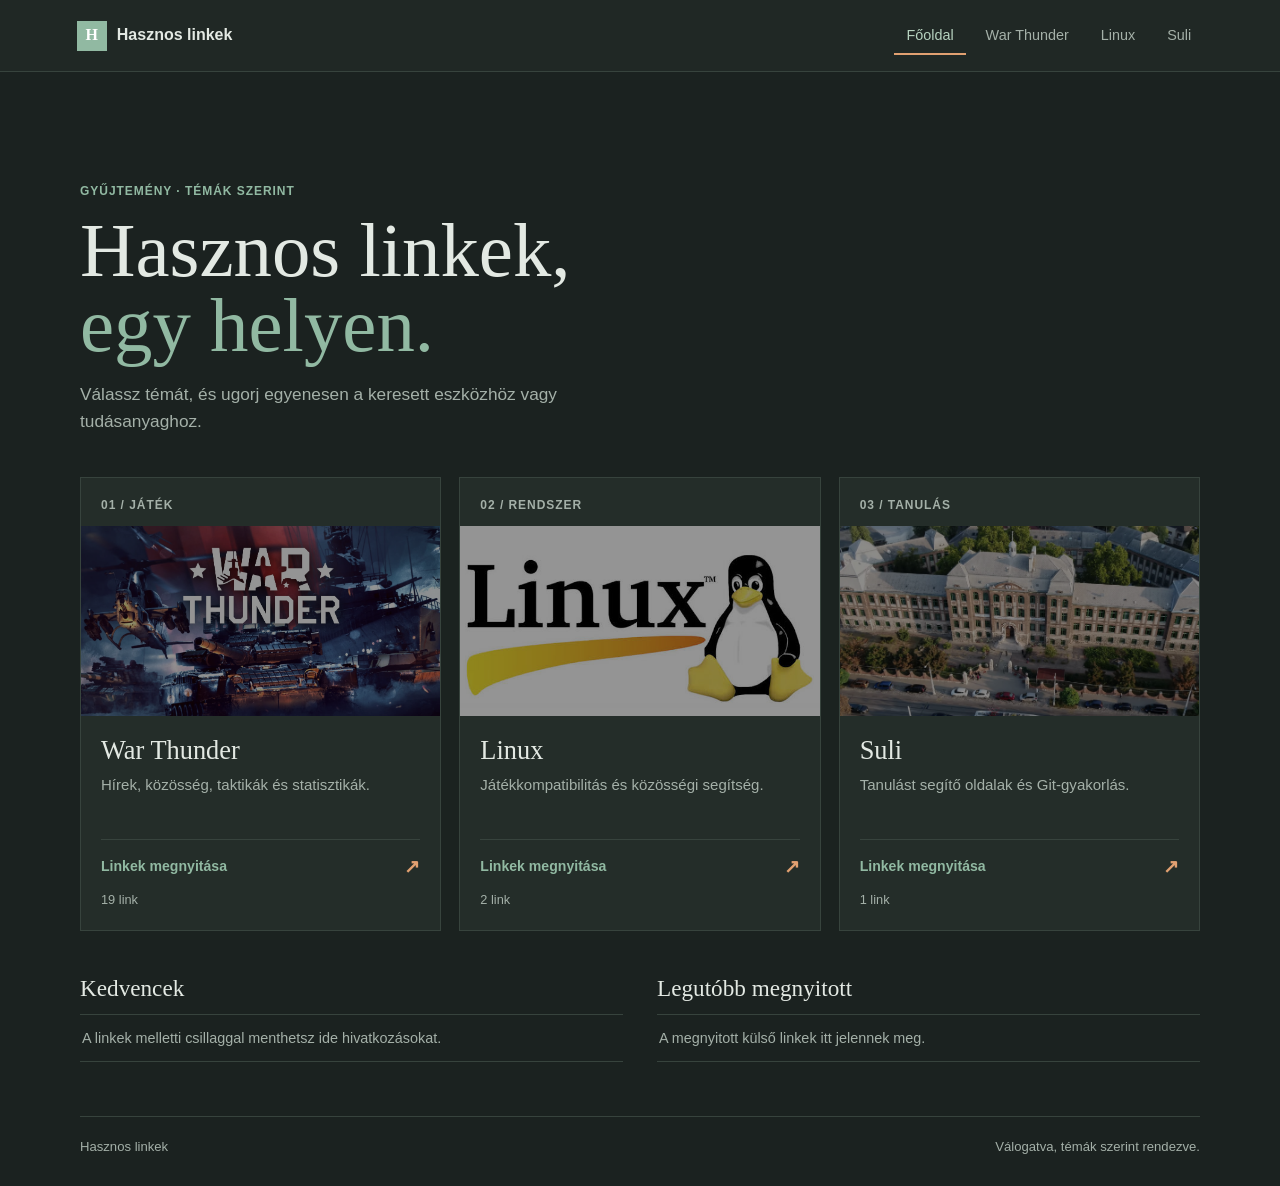
<file: index.html>
<!doctype html>
<html lang="hu">
<head>
    <meta charset="utf-8">
    <meta name="viewport" content="width=device-width, initial-scale=1">
    <meta name="description" content="Hasznos linkek játékhoz, Linuxhoz és tanuláshoz, témák szerint rendezve.">
    <title>Hasznos linkek</title>
    <link rel="stylesheet" href="alap.css">
    <script src="app.js" defer></script>
</head>
<body>
    <header class="site-header">
        <a class="brand" href="index.html"><span class="brand-mark">H</span> Hasznos linkek</a>
        <nav class="site-nav" aria-label="Fő navigáció">
            <a class="active" aria-current="page" href="index.html">Főoldal</a>
            <a href="warthunder.html">War Thunder</a>
            <a href="linux.html">Linux</a>
            <a href="suli.html">Suli</a>
        </nav>
    </header>
    <main class="page-shell">
        <section class="intro">
            <p class="eyebrow">Gyűjtemény · témák szerint</p>
            <h1>Hasznos linkek,<br><span>egy helyen.</span></h1>
            <p class="intro-copy">Válassz témát, és ugorj egyenesen a keresett eszközhöz vagy tudásanyaghoz.</p>
        </section>
        <section class="topic-grid" aria-label="Témák">
            <a class="topic-card topic-war" href="warthunder.html">
                <span class="topic-index">01 / JÁTÉK</span>
                <img src="PICS/warthunder.jpg" alt="War Thunder repülőgépek">
                <span class="topic-card-content"><strong>War Thunder</strong><span>Hírek, közösség, taktikák és statisztikák.</span><span class="topic-cta">Linkek megnyitása <span aria-hidden="true">↗</span></span></span>
            </a>
            <a class="topic-card topic-linux" href="linux.html">
                <span class="topic-index">02 / RENDSZER</span>
                <img src="PICS/linux.jfif" alt="Linux asztali környezet">
                <span class="topic-card-content"><strong>Linux</strong><span>Játékkompatibilitás és közösségi segítség.</span><span class="topic-cta">Linkek megnyitása <span aria-hidden="true">↗</span></span></span>
            </a>
            <a class="topic-card topic-school" href="suli.html">
                <span class="topic-index">03 / TANULÁS</span>
                <img src="PICS/homlokzat_2_4f18a4c0b0.jpg" alt="Iskola épülete">
                <span class="topic-card-content"><strong>Suli</strong><span>Tanulást segítő oldalak és Git-gyakorlás.</span><span class="topic-cta">Linkek megnyitása <span aria-hidden="true">↗</span></span></span>
            </a>
        </section>
        <footer class="site-footer"><span>Hasznos linkek</span><span>Válogatva, témák szerint rendezve.</span></footer>
    </main>
</body>
</html>
</file>
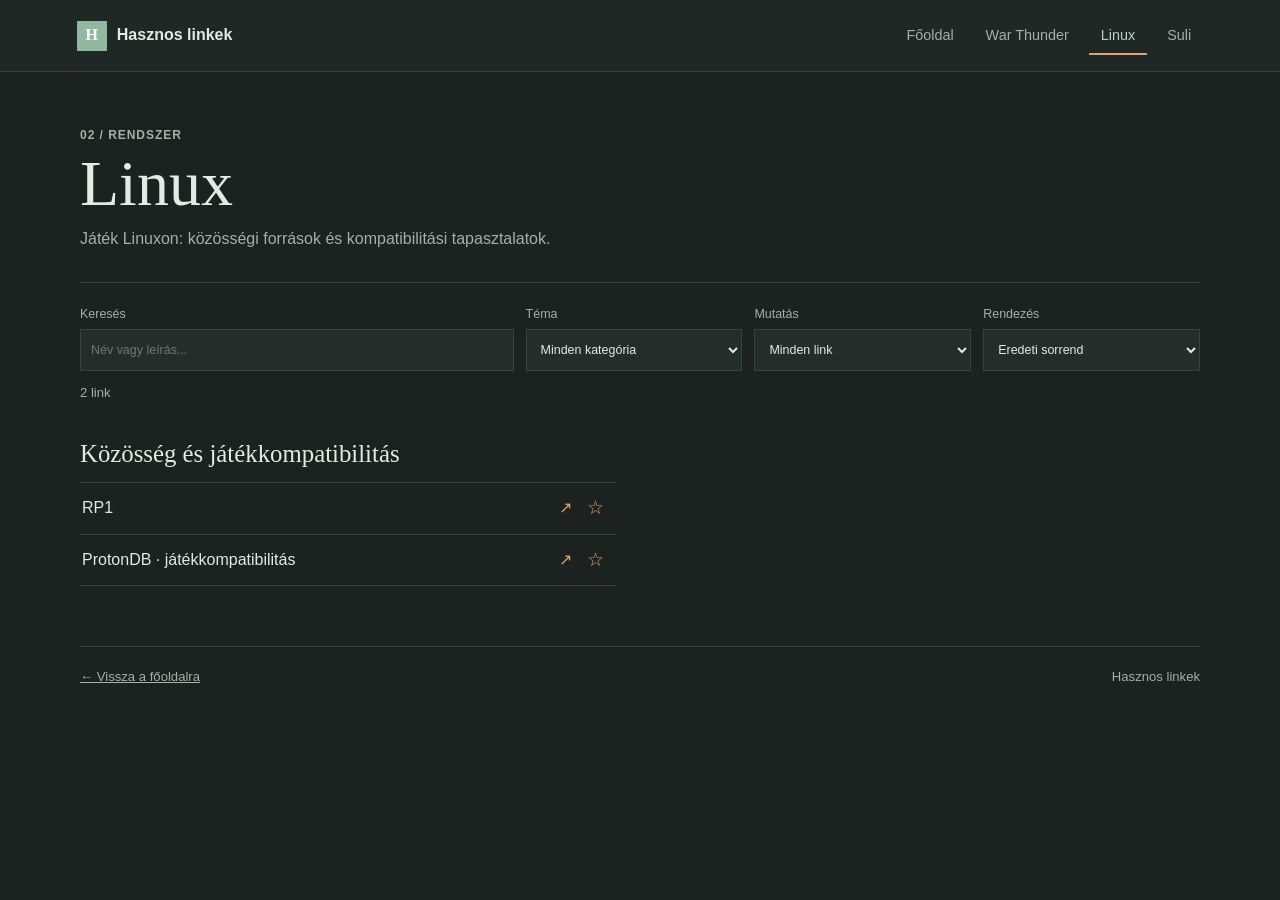
<file: linux.html>
<!doctype html>
<html lang="hu">
<head>
	<meta charset="utf-8">
	<meta name="viewport" content="width=device-width, initial-scale=1">
	<title>Linux linkek | Hasznos linkek</title>
	<link rel="stylesheet" href="alap.css">
	<script src="app.js" defer></script>
</head>
<body>
	<header class="site-header">
		<a class="brand" href="index.html"><span class="brand-mark">H</span> Hasznos linkek</a>
		<nav class="site-nav" aria-label="Fő navigáció">
			<a href="index.html">Főoldal</a><a href="warthunder.html">War Thunder</a><a class="active" aria-current="page" href="linux.html">Linux</a><a href="suli.html">Suli</a>
		</nav>
	</header>
	<main class="page-shell">
		<section class="page-heading">
			<p class="eyebrow">02 / Rendszer</p>
			<h1>Linux</h1>
			<p>Játék Linuxon: közösségi források és kompatibilitási tapasztalatok.</p>
		</section>
		<div class="section-grid">
			<section class="link-section">
				<h2>Közösség és játékkompatibilitás</h2>
				<ul class="link-list">
					<li><a href="https://rp1.hu/" target="_blank" rel="noopener noreferrer" data-tooltip="Magyar nyelvű közösségi oldal Linuxhoz kapcsolódó témákhoz." aria-description="Magyar nyelvű közösségi oldal Linuxhoz kapcsolódó témákhoz."><span>RP1</span><span>↗</span></a></li>
					<li><a href="https://www.protondb.com/explore?sort=playerCount&amp;page=3" target="_blank" rel="noopener noreferrer" data-tooltip="Játékosok tapasztalatai arról, hogyan futnak a játékok Linuxon Protonnal." aria-description="Játékosok tapasztalatai arról, hogyan futnak a játékok Linuxon Protonnal."><span>ProtonDB · játékkompatibilitás</span><span>↗</span></a></li>
				</ul>
			</section>
		</div>
		<footer class="site-footer"><a href="index.html">← Vissza a főoldalra</a><span>Hasznos linkek</span></footer>
	</main>
</body>
</html>
</file>
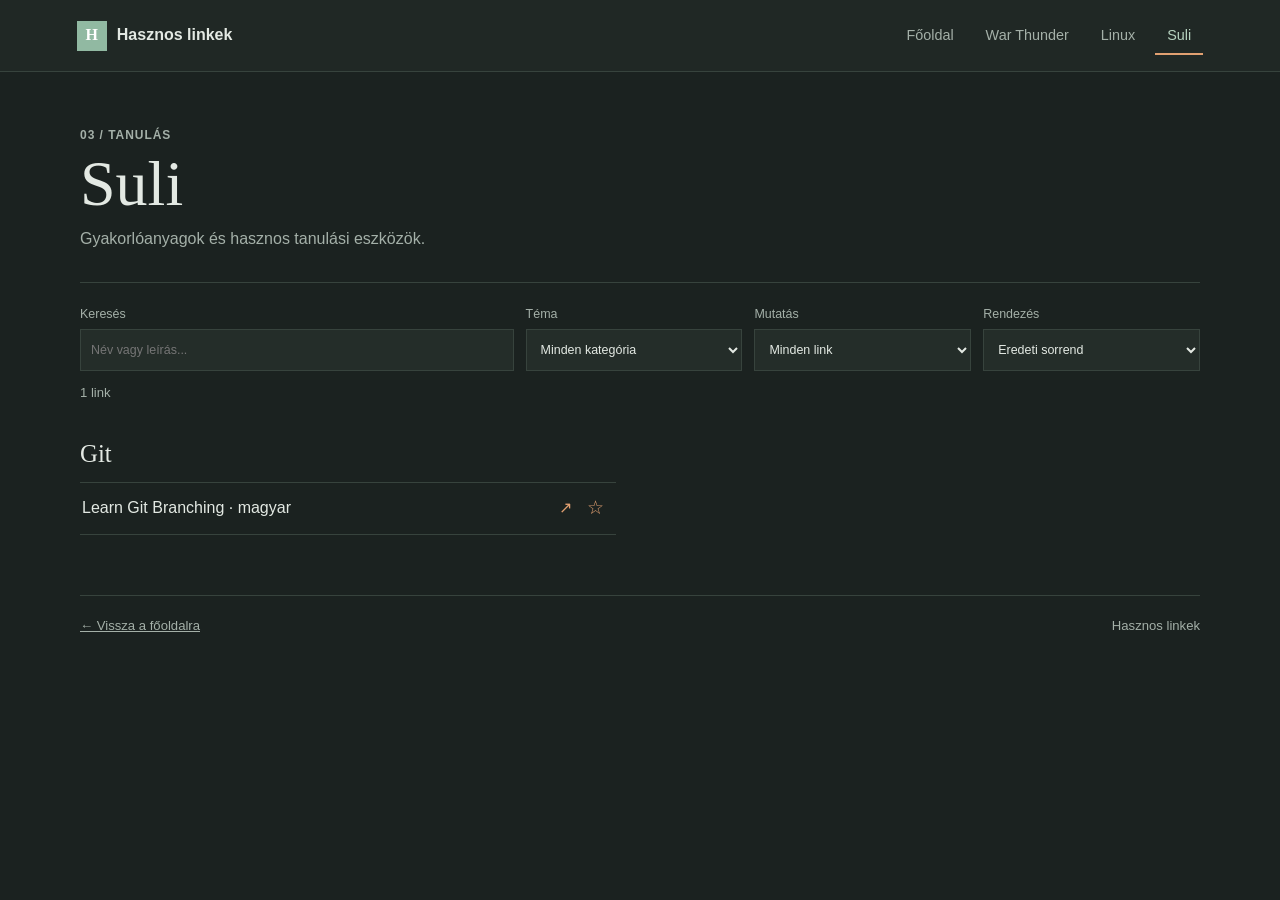
<file: suli.html>
<!doctype html>
<html lang="hu">
<head>
	<meta charset="utf-8">
	<meta name="viewport" content="width=device-width, initial-scale=1">
	<title>Suli linkek | Hasznos linkek</title>
	<link rel="stylesheet" href="alap.css">
	<script src="app.js" defer></script>
</head>
<body>
	<header class="site-header">
		<a class="brand" href="index.html"><span class="brand-mark">H</span> Hasznos linkek</a>
		<nav class="site-nav" aria-label="Fő navigáció">
			<a href="index.html">Főoldal</a><a href="warthunder.html">War Thunder</a><a href="linux.html">Linux</a><a class="active" aria-current="page" href="suli.html">Suli</a>
		</nav>
	</header>
	<main class="page-shell">
		<section class="page-heading">
			<p class="eyebrow">03 / Tanulás</p>
			<h1>Suli</h1>
			<p>Gyakorlóanyagok és hasznos tanulási eszközök.</p>
		</section>
		<div class="section-grid">
			<section class="link-section">
				<h2>Git</h2>
				<ul class="link-list">
					<li><a href="https://learngitbranching.js.org/?locale=hu_HU" target="_blank" rel="noopener noreferrer" data-tooltip="Interaktív, magyar nyelvű gyakorló Git-ágakhoz és parancsokhoz." aria-description="Interaktív, magyar nyelvű gyakorló Git-ágakhoz és parancsokhoz."><span>Learn Git Branching · magyar</span><span>↗</span></a></li>
				</ul>
			</section>
		</div>
		<footer class="site-footer"><a href="index.html">← Vissza a főoldalra</a><span>Hasznos linkek</span></footer>
	</main>
</body>
</html>
</file>
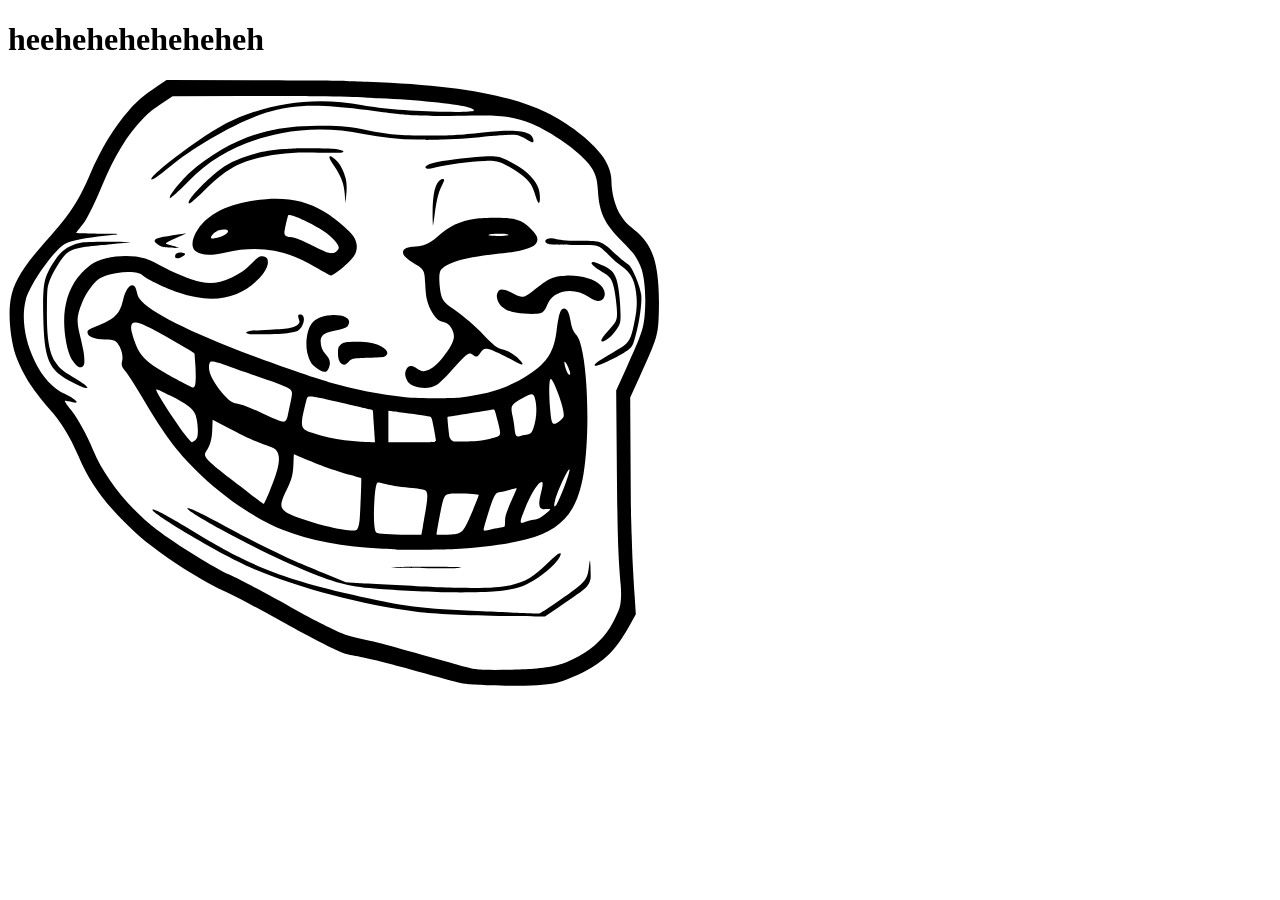
<file: trollolo.html>
<!DOCTYPE html>
<html lang="hu">
<head>
    <meta charset="UTF-8">
    <meta name="viewport" content="width=device-width, initial-scale=1.0">
    <title>Document</title>
</head>
<body>
    <h1>heeheheheheheheh</h1>
    <svg width="651" height="606" xmlns="http://www.w3.org/2000/svg">
    <defs>.str0 {stroke:black;stroke-width:0.238063}
        .fil0 {fill:black}
        .fil2 {fill:#050707}
        .fil3 {fill:#881846}
        .fil5 {fill:#F6BCD6}
        .fil1 {fill:#F9DD56}
        .fil4 {fill:#FDFCFD}</defs>
    <g label="Layer 1" id="imagebot_2">
    <g transform="translate(1.5753, 0.0120087) matrix(1, 0, 0, 1, -89.61, -233.6)" label="Layer 1" id="imagebot_3">
    <path fill="#000000" d="M569.92,838.8 C562.179,838.561 552.68,838.11 548.809,837.799 C541.519,837.212 538.408,836.422 488.968,822.607 C467.094,816.495 443.986,810.874 433.46,809.105 C429.444,808.43 425.081,807.26 421.875,805.998 C413.56,802.727 390.526,791.011 370.452,779.844 C341.354,763.657 322.74,753.756 306.745,745.958 C283.357,734.555 262.341,721.854 238.916,704.964 C224.29,694.419 216.622,687.865 204.002,675.121 C181.376,652.274 169.008,634.529 158.539,609.891 C150.022,589.849 141.057,575.307 129.005,561.986 C122.821,555.152 115.095,545.256 110.196,537.898 C104.752,529.721 98.346,516.948 95.809,509.21 C90.1952,492.089 88.0347,467.289 90.834,452.102 C93.7738,436.154 102.329,421.77 123.028,397.973 C125.876,394.698 128.332,391.896 128.485,391.747 C129.496,390.766 136.254,382.842 140.877,377.219 C153.305,362.105 160.687,349.742 169.373,329.497 C181.352,301.576 193.516,281.486 209.293,263.559 C217.559,254.168 222.678,249.863 238,239.419 L246.556,233.588 L332.727,233.916 C380.121,234.096 421.821,234.351 425.394,234.483 C428.967,234.615 438.832,234.985 447.317,235.306 C534.767,238.617 588.827,247.905 626.547,266.103 C647.956,276.431 670.789,294.032 681.654,308.583 C687.744,316.739 691.444,326.219 691.444,333.665 C691.444,346.654 695.23,360.688 701.169,369.711 C704.88,375.35 707.569,378.168 713.904,383.058 C725.106,391.706 731.382,401.357 735.041,415.564 C738.069,427.323 739.405,444.181 738.9,464.281 C738.284,488.791 737.719,490.732 719.588,530.59 L710.231,551.159 L710.571,607.725 C710.758,638.836 711.026,667.579 711.167,671.598 C711.308,675.617 711.56,683.534 711.727,689.19 C712.346,710.117 712.812,719.552 714.76,750.487 L715.859,767.939 L710.32,777.823 C698.014,799.78 690.172,808.96 675.242,818.886 C665.401,825.428 649.846,832.671 639.48,835.538 C626.628,839.092 607.893,839.97 569.923,838.797 L569.92,838.8 z M613.224,822.389 C633.451,820.436 640.637,818.711 652.92,812.859 C669.135,805.135 681.288,794.753 690.142,781.061 C692.987,776.662 697.785,766.802 699.35,762.141 C701.099,756.931 701.571,748.655 700.7,738.45 C698.039,707.245 697.481,689.112 696.799,611.79 L696.203,544.128 L705.977,522.626 C722.72,485.793 723.964,481.947 725.048,463.66 C725.945,448.539 724.607,432.227 721.725,423.148 C720.106,418.045 716.748,411.509 713.586,407.307 C712.07,405.293 706.76,399.569 701.785,394.587 C684.504,377.281 679.152,365.899 677.928,343.848 C677.244,331.541 675.065,325.285 668.686,317.324 C658.464,304.566 631.447,285.568 611.864,277.367 C595.109,270.351 580.92,268.416 552.058,269.212 C529.335,269.839 504.928,269.722 494.139,268.934 C481.68,268.023 476.862,267.503 455.977,264.813 C431.889,261.711 418.895,260.401 404.824,259.656 C382.613,258.48 363.619,260.659 345.671,266.441 C317.26,275.593 274.751,299.628 248.912,321.15 C239.42,329.056 232.314,333.908 231.467,333.061 C229.5,331.094 251.619,312.793 278.16,294.427 C299.412,279.721 313.726,272.244 332.744,265.915 C368.195,254.117 404.676,251.78 442.714,258.869 C461.562,262.382 492.672,264.846 525.533,265.43 C543.569,265.75 552.854,265.32 554.066,264.107 C554.793,263.38 551.437,261.657 547.152,260.557 C533.908,257.158 496.855,253.484 459.224,251.839 C455.503,251.677 450.266,251.428 447.586,251.286 C442.125,250.997 428.539,250.564 405.635,249.948 C397.15,249.719 359.257,249.58 321.428,249.637 L252.648,249.742 L243.21,256.124 C232.348,263.469 229.592,265.677 223.145,272.199 C207.667,287.857 194.505,309.49 181.527,340.6 C175.769,354.401 168.579,369.379 165.285,374.431 C164.023,376.366 161.409,379.848 159.477,382.168 C157.544,384.488 156.054,386.467 156.165,386.564 C156.387,386.759 184.041,387.405 192.589,387.415 C195.541,387.419 197.811,387.568 197.632,387.747 C197.453,387.926 191.749,388.66 184.957,389.378 C165.381,391.448 152.187,394.03 145.837,397.035 C134.932,402.194 109.785,437.717 105.765,453.641 C101.324,471.233 104.647,493.916 114.685,514.539 C122.819,531.252 132.753,541.956 145.658,547.919 C150.559,550.183 156.638,554.424 156.638,555.579 C156.638,556.618 154.264,556.42 148.943,554.938 C146.943,554.38 145.141,554.09 144.939,554.293 C144.47,554.762 146.332,557.567 151.49,564.166 C158.319,572.903 166.984,588.7 173.101,603.567 C184.465,631.187 209.668,662.673 236.92,683.298 C256.426,698.06 294.756,721.805 309.825,728.462 C319.945,732.933 349.172,748.473 375.863,763.576 C389.392,771.231 412.141,782.743 421.873,786.859 C426.91,788.99 430.645,790.128 436.488,791.313 C453.783,794.823 470.413,799.23 519.808,813.393 C549.982,822.045 551.709,822.464 560.158,823.172 C568.493,823.87 603.208,823.361 613.222,822.393 z M586.704,769.539 C544.725,768.907 514.687,767.474 496.578,765.239 C443.179,758.649 377.888,741.456 332.838,722.119 C316.214,714.985 285.718,698.507 260.575,683.074 C244.699,673.329 232.427,664.786 232.427,663.478 C232.427,661.274 244.075,667.253 268.965,682.235 C296.57,698.85 304.104,703.118 319.015,710.584 C350.428,726.313 379.209,735.93 431.625,748.212 C482.709,760.182 501.742,762.62 562.345,764.958 C573.956,765.406 586.135,765.892 589.41,766.039 C598.433,766.442 617.38,767.123 618.911,767.098 C619.743,767.085 624.959,763.875 632.443,758.771 C665.836,736 667.201,734.57 668.929,720.553 C669.354,717.102 669.816,714.164 669.956,714.025 C670.417,713.563 670.998,729.898 670.606,732.304 C670.102,735.386 668.011,739.223 665.541,741.595 C663.018,744.019 654.312,750.243 637.946,761.326 L624.957,770.122 L619.363,770.034 C616.286,769.986 601.589,769.763 586.703,769.539 z M532.574,745.952 C516.402,745.704 481.545,744.061 459.499,742.507 C430.408,740.456 417.983,737.445 387.506,725.059 C363.651,715.364 331.526,699.764 299.771,682.454 C286.535,675.238 271.611,666.239 269.028,663.916 C266.841,661.948 266.825,661.908 268.218,661.886 C270.749,661.846 285.967,669.294 308.477,681.591 C330.03,693.365 356.053,706.235 376.999,715.48 C379.801,716.717 391.959,721.814 404.016,726.807 L425.939,735.885 L432.434,736.243 C436.007,736.44 443.192,736.838 448.402,737.128 C468.06,738.222 507.591,740.339 519.312,740.925 C526.011,741.26 540.26,741.545 550.978,741.558 C572.394,741.585 581.744,740.878 591.638,738.482 C605.923,735.023 613.61,730.427 627.03,717.323 C634.712,709.822 638.462,706.792 640.065,706.792 C640.885,706.792 640.957,707.042 640.548,708.468 C638.448,715.791 622.106,730.047 607.256,737.51 C599.255,741.532 590.437,743.636 576.221,744.917 C567.426,745.71 547.53,746.182 532.573,745.953 z M474.655,721.446 L470.866,721.136 L474.929,720.719 C480.17,720.182 531.51,720.175 537.335,720.711 L541.776,721.12 L538.258,721.47 C533.957,721.899 479.933,721.878 474.655,721.446 z M477.091,703.222 C475.453,703.113 469.048,702.77 462.857,702.46 C422.856,700.456 389.501,694.118 362.617,683.413 C335.21,672.5 301.39,649.17 275.71,623.463 C256.145,603.878 244.226,587.888 224.847,555.228 C214.572,537.913 208.185,527.999 204.647,523.873 C201.727,520.468 201.186,518.456 202.165,514.635 C203.133,510.861 202.17,505.316 199.656,500.175 C196.736,494.204 194.284,492.993 185.063,492.972 C174.579,492.948 167.919,490.436 167.576,486.376 C167.435,484.697 167.666,484.229 169.2,483.094 C170.184,482.365 173.425,480.85 176.402,479.725 C183.621,476.999 190.413,473.474 193.724,470.737 C198.743,466.586 200.964,462.463 203.238,453.075 C205.876,442.181 210.929,436.297 214.543,439.911 C215.48,440.848 216.551,443.829 217.473,448.062 C219.887,459.149 252.13,477.478 309.871,500.586 C341.585,513.278 387.945,529.711 409.025,535.733 C434.527,543.018 459.6,547.932 485.484,550.719 C496.572,551.913 531.556,552.09 540.696,550.999 C569.946,547.506 589.582,540.92 608.9,528.122 C627.524,515.784 634.318,504.767 636.751,482.965 C637.083,479.988 637.869,475.039 638.497,471.968 C640.03,464.478 642.029,461.56 645.1,462.331 C647.683,462.979 649.483,467.149 650.772,475.477 C651.613,480.907 653.352,485.203 655.772,487.828 C658.332,490.605 659.576,493.455 661.362,500.64 C668.458,529.182 669.533,591.609 663.548,627.59 C657.161,665.992 641.858,683.509 606.465,692.931 C590.191,697.263 565.081,700.667 536.096,702.47 C526.778,703.05 482.915,703.605 477.094,703.217 z M501.94,685.546 C502.252,683.983 502.739,681.243 503.021,679.456 C503.303,677.67 504.405,671.15 505.468,664.966 C508.165,649.293 508.016,645.447 504.643,643.702 C502.884,642.793 498.123,642.056 488.999,641.281 C479.656,640.488 469.119,638.801 463.108,637.136 C458.727,635.922 457.954,635.84 457.283,636.511 C455.965,637.829 454.983,644.337 454.316,656.18 C453.421,672.078 454.246,684.513 456.298,686.042 C458.099,687.384 469.5,688.191 488.284,688.307 L501.372,688.388 L501.94,685.546 z M537.881,687.015 C541.91,685.784 543.606,683.832 547.609,675.819 C550.382,670.266 558.826,649.633 558.826,648.409 C558.826,647.706 547.846,646.974 537.716,647.001 C525.193,647.035 524.87,647.266 522.062,658.193 C520.859,662.877 516.605,686.243 516.605,688.169 C516.605,688.358 520.685,688.392 525.671,688.244 C532.165,688.051 535.63,687.703 537.88,687.015 z M572.687,682.675 C575.398,681.986 579.118,681.253 580.954,681.045 C582.79,680.837 584.461,680.395 584.669,680.062 C584.876,679.729 585.069,677.508 585.098,675.126 C585.173,668.94 586.32,665.654 595.732,644.638 C596.309,643.351 596.705,642.105 596.614,641.87 C596.522,641.635 593.659,642.263 590.253,643.266 C586.847,644.268 582.474,645.365 580.536,645.702 C576.409,646.421 575.737,647.033 573.195,652.392 C571.409,656.157 563.698,680.954 563.698,682.932 C563.698,684.83 564.269,684.814 572.686,682.675 z M436.467,683.532 C438.049,682.685 439.128,679.127 439.702,672.861 C440.336,665.953 441.628,632.172 441.273,631.817 C441.138,631.682 436.415,630.247 430.778,628.627 C411.773,623.166 402.137,619.69 380.493,610.488 C376.931,608.974 373.986,607.735 373.947,607.735 C373.908,607.735 373.719,611.71 373.527,616.568 C373.061,628.38 371.87,633.007 366.505,643.833 C357.874,661.251 359.18,664.214 378.577,671.223 C401.851,679.633 431.839,686.009 436.466,683.532 z M606.357,675.169 C608.196,674.448 611.453,673.586 613.593,673.254 C615.946,672.889 618.723,671.991 620.615,670.982 C623.784,669.293 630.283,663.839 630.283,662.869 C630.283,662.54 628.856,662.481 626.504,662.712 C623.478,663.01 622.459,662.91 621.388,662.209 C618.619,660.395 618.611,655.893 621.358,645.057 C623.424,636.907 623.092,634.253 620.241,636.121 C616.445,638.609 609.966,649.752 604.959,662.406 C599.079,677.266 599.158,677.99 606.356,675.169 z M637.026,657.351 C640.382,651.623 648.412,630.447 649.442,624.607 C650.933,616.147 638.254,642.344 635.032,654.377 C633.389,660.513 634.341,661.932 637.026,657.351 z M348.936,646.471 C358.52,624.012 360.998,612.001 357.382,605.528 C355.568,602.28 354.169,601.432 346.288,598.809 C336.054,595.402 326.882,591.193 306.508,580.554 L292.643,573.314 L292.344,581.728 C291.939,593.137 290.617,598.019 285.924,605.447 C282.887,610.252 286.101,613.626 314.42,635.356 C321.565,640.838 330.943,648.063 335.26,651.409 C339.576,654.755 343.358,657.502 343.662,657.513 C343.967,657.525 346.34,652.555 348.937,646.47 z M274.147,594.597 C275.158,593.921 276.412,592.52 276.932,591.484 C278.859,587.65 277.717,572.951 275.05,567.253 C272.564,561.941 266.533,557.513 250.752,549.411 C241.116,544.464 236.781,542.559 236.287,543.054 C234.875,544.465 260.077,582.892 269.211,593.255 C270.457,594.669 271.664,595.826 271.893,595.826 C272.121,595.826 273.135,595.273 274.147,594.597 z M454.647,590.277 C454.452,587.225 454.064,581.44 453.784,577.421 C453.504,573.402 453.228,568.84 453.171,567.283 C453.114,565.726 452.928,564.235 452.758,563.969 S451.23,563.22 449.742,562.896 C448.253,562.573 441.798,561.075 435.398,559.567 C391.841,549.31 388.65,548.771 387.229,551.427 C386.524,552.744 383.069,567.532 382.279,572.611 C381.262,579.151 382.417,582.282 386.64,584.436 C389.461,585.875 401.44,589.489 408.875,591.144 C418.912,593.378 430.087,594.814 440.812,595.248 C446.319,595.47 451.766,595.691 452.914,595.738 L455.002,595.824 L454.648,590.276 z M516.049,594.878 C516.046,593.508 513.531,579.47 512.452,574.796 C511.76,571.8 511.256,570.7 510.409,570.344 C509.028,569.762 498.318,568.169 483.573,566.351 C477.47,565.598 471.563,564.837 470.447,564.659 L468.417,564.335 L468.417,580.08 L468.417,595.825 L492.234,595.825 C514.557,595.825 516.051,595.766 516.049,594.878 z M561.52,593.969 C568.948,592.885 576.116,591.12 578.175,589.868 C580.846,588.243 580.8,586.91 577.637,574.412 C575.073,564.281 574.654,563.087 573.692,563.171 C572.131,563.307 527.716,570.504 527.54,570.649 C527.2,570.929 529.136,589.507 529.645,590.845 C530.325,592.635 531.663,594.17 533.102,594.811 C534.705,595.526 554.96,594.925 561.52,593.968 z M602.929,588.789 C603.822,588.536 605.831,588.167 607.394,587.967 C610.518,587.568 611.599,586.548 613.152,582.532 C616.724,573.298 617.438,560.216 614.841,551.583 C613.352,546.634 611.769,546.666 602.387,551.829 C591.092,558.045 590.392,559.297 592.564,569.411 C593.35,573.072 594.237,578.578 594.534,581.647 C595.27,589.246 596.257,590.817 599.635,589.766 C600.553,589.481 602.035,589.041 602.928,588.789 z M636.872,576.552 C637.797,576.073 639.734,574.578 641.175,573.23 C643.579,570.982 643.796,570.57 643.793,568.281 C643.788,564.877 642.199,558.542 639.162,549.816 C635.22,538.487 631.675,531.444 630.505,532.614 C629.094,534.026 628.88,547.649 630.055,561.333 C631.425,577.282 632.184,578.976 636.872,576.552 z M366.042,573.87 C366.641,573.108 367.411,571.098 367.751,569.405 C368.092,567.711 369.297,561.94 370.429,556.582 C372.839,545.177 372.759,544.572 368.483,541.828 C365.766,540.084 358.111,536.881 350.956,534.493 C337.275,529.927 319.821,523.874 309.276,520.036 C295.84,515.147 290.922,514.137 289.895,516.056 C288.899,517.918 288.755,522.167 289.582,525.345 C291.168,531.442 297.526,541.526 304.48,548.973 C309.559,554.411 312.138,556.128 316.681,557.097 C323.56,558.564 328.919,560.653 345.543,568.347 C361.74,575.843 364.009,576.454 366.043,573.87 z M274.973,539.179 C275.959,536.818 276.051,527.521 275.201,515.984 C274.894,511.816 274.641,507.994 274.638,507.49 C274.633,506.518 273.77,505.983 251.628,493.227 C218.765,474.295 210.895,472.042 211.161,481.644 C211.269,485.537 214.639,496.026 217.933,502.722 C221.709,510.398 228.753,516.75 242.697,525.053 C254.213,531.91 271.808,541.118 273.443,541.144 C273.83,541.15 274.518,540.266 274.973,539.18 z M649.853,525.048 C649.002,521.734 645.909,515.594 644.931,515.275 C644.331,515.08 644.246,515.478 644.519,517.191 C645.543,523.59 648.503,529.626 649.923,528.206 C650.348,527.78 650.328,526.9 649.853,525.048 z M162.143,540.597 C160.563,540.036 156.141,537.95 152.315,535.962 C128.406,523.537 124.139,513.65 123.254,468.621 C122.884,449.772 123.463,439.399 125.245,432.968 C127.346,425.387 134.59,412.98 140.516,406.812 C145.919,401.19 152.817,397.727 162.037,396.008 C165.653,395.335 198.121,394.995 206.694,395.541 L211.025,395.816 L203.176,396.529 C198.859,396.92 194.353,397.346 193.162,397.475 C191.971,397.603 185.881,398.207 179.63,398.817 C150.809,401.626 147.583,403.133 137.966,418.281 C133.139,425.884 129.797,432.782 128.392,438.038 C127.361,441.896 127.208,444.205 126.988,459.229 C126.529,490.546 128.823,505.759 135.537,515.922 C139.406,521.779 142.722,524.591 152.836,530.593 C163.958,537.193 167.451,539.793 167.451,541.471 C167.451,541.984 164.833,541.553 162.143,540.598 z M499.453,541.104 C495.141,540.384 490.855,538.574 489.023,536.699 C487.077,534.709 485.192,530.05 485.192,527.232 C485.192,526.146 485.682,524.244 486.282,523.005 C488.215,519.013 491.709,518.428 495.823,521.408 C501.541,525.55 504.294,525.781 510.281,522.626 C516.713,519.237 526.448,507.879 531.819,497.502 C534.421,492.475 534.644,488.719 532.616,484.131 C530.298,478.89 527.206,476.215 522.542,475.415 C516.273,474.341 509.077,463.57 506.576,451.52 C506.087,449.166 505.49,442.809 505.248,437.394 C504.627,423.503 504.324,422.965 493.498,416.53 C487.601,413.026 483.862,409.625 483.258,407.215 C482.669,404.872 483.433,403.214 485.607,402.113 C488.111,400.846 489.653,400.538 495.477,400.143 C504.122,399.557 509.442,397.239 516.787,390.856 C529.971,379.4 539.285,374.98 555.561,372.454 C564.64,371.045 587.09,371.044 593.094,372.452 C600.518,374.193 604.454,376.397 610.755,382.341 C615.137,386.475 617.353,389.841 617.428,392.478 C617.653,400.426 607.121,404.286 575.86,407.709 C541.057,411.52 522.204,417.725 519.895,426.129 C519.16,428.801 519.145,433.728 519.85,440.473 C521.077,452.22 522.781,455.001 533.459,462.687 C545.987,471.705 554.593,479.095 563.89,488.818 C573.569,498.941 577.258,501.783 581.956,502.738 C586.411,503.643 591.246,506.095 595.796,509.755 C599.261,512.542 602.654,516.375 602.654,517.501 C602.654,518.691 599.02,517.516 594.514,514.87 C587.786,510.919 575.107,504.717 570.87,503.303 C564.94,501.325 563.435,501.815 560.123,506.805 C557.589,510.622 556.225,511.015 553.397,508.743 C550.089,506.084 548.732,506.431 543.46,511.281 C540.458,514.042 536.166,518.657 531.516,524.124 C526.635,529.861 519.193,537.062 516.533,538.621 C511.873,541.351 506.025,542.201 499.455,541.103 z M584.438,389.244 C586.716,389.051 588.579,388.707 588.579,388.48 C588.579,387.816 584.368,387.285 579.106,387.285 C573.463,387.286 568.551,387.867 568.551,388.535 C568.551,389.319 578.373,389.757 584.438,389.244 z M400.388,524.134 C397.278,522.356 393.347,519.303 392.06,517.667 C390.023,515.077 387.803,509.452 387.016,504.882 C385.616,496.752 386.876,485.968 389.924,479.993 C393.509,472.966 400.411,469.312 411.154,468.756 C425.051,468.036 432.287,472.597 427.927,479.329 C426.729,481.18 423.838,482.398 418.082,483.477 C403.907,486.135 400.76,488.337 400.76,495.598 C400.76,500.137 402.403,504.216 405.674,507.795 C408.804,511.219 409.966,513.694 409.95,516.9 C409.937,519.376 408.549,522.989 407.025,524.513 C405.725,525.813 403.057,525.661 400.387,524.134 z M157.938,520.104 C156.107,518.973 153.136,515.478 151.364,512.37 C147.377,505.379 144.183,488.715 144.187,474.931 C144.192,457.733 148.675,443.101 157.566,431.26 C160.582,427.244 166.95,421.013 170.868,418.246 C182.57,409.978 207.985,407.129 225.352,412.136 C228.283,412.981 233.144,415.188 238.884,418.28 C254.636,426.763 269.726,432.924 281.283,435.592 C291.19,437.878 299.831,436.571 311.836,430.971 C319.775,427.267 325.461,423.229 331.88,416.74 C338.373,410.175 340.216,409.151 343.802,410.116 C346.994,410.976 347.99,412.395 347.947,416.026 C347.836,425.552 332.206,441.279 316.664,447.502 C299.89,454.219 280.709,453.775 258.496,446.156 C246.028,441.879 227.536,433.122 223.51,429.586 C221.102,427.471 218.888,426.618 213.83,425.856 C206.569,424.762 195.196,426.017 186.944,428.824 C179.688,431.292 176.099,433.98 171.135,440.666 C166.987,446.252 164.061,451.313 161.987,456.493 C156.914,469.163 156.521,474.291 159.631,487.284 C163.543,503.633 164.324,507.813 164.404,512.818 C164.472,517.088 164.324,517.996 163.346,519.314 C161.948,521.198 160.137,521.463 157.937,520.104 z M674.658,518.776 C674.658,517.088 680.683,512.895 693.062,505.968 C708.966,497.069 710.27,495.344 713.925,478.352 C716.368,466.996 717.103,459.999 716.683,452.099 C715.797,435.448 711.451,426.315 701.07,419.283 C697.819,417.081 693.549,413.355 689.002,408.75 C682.108,401.77 679.549,399.893 675.74,399.021 C674.698,398.783 663.98,398.57 651.923,398.549 C631.125,398.512 629.889,398.455 627.835,397.428 C621.645,394.333 628.051,390.43 635.954,392.481 C640.928,393.772 649.978,394.45 662.243,394.45 C680.006,394.451 682.127,395.174 692.407,404.735 C699.52,411.351 705.363,416.222 708.313,417.997 C712.049,420.245 719.951,438.675 721.233,448.131 C722.397,456.714 718.764,480.337 714.088,494.59 C712.707,498.798 711.993,500.126 710.159,501.898 C704.962,506.919 683.715,517.912 676.642,519.238 C675.053,519.536 674.657,519.444 674.657,518.774 z M423.228,518.02 C419.93,517.216 417.986,513.021 418.032,506.802 C418.07,501.633 418.285,500.817 420.147,498.802 C422.686,496.052 425.899,495.401 436.761,495.433 C447.859,495.466 453.793,496.499 460.408,499.547 C467.897,503 469.651,508.104 464.148,510.434 C463.345,510.773 456.832,511.192 448.94,511.411 C440.774,511.637 434.261,512.063 432.992,512.452 C431.807,512.816 429.991,514.026 428.932,515.156 C427.273,516.928 425.019,518.544 424.482,518.346 C424.388,518.312 423.824,518.165 423.228,518.02 z M681.468,494.655 C680.822,493.611 683.213,489.947 688.024,484.609 C696.371,475.347 697.137,473.78 697.033,466.175 C696.955,460.519 695.626,449.548 694.091,441.888 C692.253,432.718 690.039,429.753 681.466,424.979 C675.693,421.764 671.068,417.791 671.572,416.479 C671.765,415.975 672.38,415.564 672.938,415.564 C674.544,415.564 679.959,417.565 684.71,419.914 C692.242,423.639 695.367,427.672 697.383,436.272 C699.809,446.622 701.449,470.119 700.15,475.922 C699.348,479.506 696.356,484.218 692.181,488.472 C687.438,493.305 682.422,496.2 681.468,494.656 z M328.838,487.552 C325.913,486.928 325.531,486.583 326.765,485.68 C328.425,484.466 335.588,483.716 350.158,483.23 C369.111,482.598 375.864,481.164 378.777,477.152 C379.826,475.707 379.827,475.625 378.854,472.761 C377.671,469.281 377.981,468.066 380.048,468.077 C381.856,468.087 382.543,468.498 383.367,470.063 C385,473.165 383.086,479.794 379.667,482.883 C377.208,485.104 375.638,485.59 367.21,486.739 C359.887,487.737 332.432,488.319 328.838,487.552 z M596.988,466.444 C589.031,464.983 585.991,463.775 582.331,460.624 C578.421,457.258 575.984,451.006 577.175,447.396 C579.067,441.663 582.641,441.695 594.163,447.55 C602.455,451.763 604.049,451.488 613.226,444.254 C629.52,431.411 632.672,429.95 645.541,429.281 C660.184,428.519 674.45,432.49 680.936,439.134 C685.299,443.602 686.067,449.397 682.764,452.933 C680.012,455.879 675.141,455.046 668.899,450.561 C658.564,443.136 644.166,442.432 634.786,448.892 C631.338,451.267 628.864,454.569 626.794,459.558 C624.941,464.024 623.052,466.147 620.233,466.929 C616.842,467.871 603.203,467.587 596.988,466.445 z M408.068,427.824 C400.947,423.688 386.865,415.883 383.168,414.025 C359.844,402.301 333.942,399.632 305.739,406.045 C290.93,409.412 281.246,409.049 275.836,404.922 C270.681,400.991 271.552,392.475 278.119,382.597 C289.384,365.652 313.07,355.242 346.09,352.724 C368.529,351.013 387.066,354.935 403.932,364.965 C414.436,371.211 429.538,383.9 433.41,389.734 C437.35,395.671 437.925,401.993 435.059,407.891 C432.614,412.924 420.209,424.467 413.704,427.763 C410.524,429.375 410.734,429.372 408.069,427.824 z M416.871,404.574 C418.215,403.23 418.803,402.154 418.803,401.041 C418.803,397.851 411.553,389.97 403.864,384.803 C391.263,376.334 370.224,366.85 368.301,368.772 C367.66,369.414 364.492,383.963 364.492,386.267 C364.492,388.939 365.972,390.136 369.913,390.654 C375.772,391.425 380.811,393.399 395.394,400.638 C406.397,406.101 408.764,406.948 412.314,406.694 C414.469,406.54 415.282,406.162 416.87,404.574 z M299.771,390.624 C305.533,388.825 309.17,385.72 307.655,383.894 C306.764,382.821 302.099,382.831 298.927,383.912 C294.807,385.315 290.127,390.095 291.189,391.813 C291.633,392.532 295.277,392.027 299.771,390.624 z M255.512,411.413 C255.313,411.215 255.151,410.358 255.151,409.511 C255.151,407.174 257.845,405.666 261.343,406.045 C262.814,406.204 264.359,406.676 264.776,407.094 C265.428,407.745 265.279,408.049 263.724,409.235 C260.841,411.434 256.645,412.547 255.512,411.413 z M243.287,400.629 C239.997,399.745 237.606,398.413 235.739,396.426 C233.196,393.719 235.294,392.108 243.513,390.456 C249.489,389.255 265.532,386.789 265.776,387.034 C265.886,387.144 262.018,388.99 257.18,391.135 C248.525,394.974 245.365,396.756 246.032,397.422 C246.218,397.608 249.062,398.422 252.352,399.231 C255.642,400.04 258.511,400.879 258.727,401.095 C259.467,401.836 246.294,401.438 243.286,400.629 z M512.687,372.468 C512.172,348.851 514.851,336.156 521.024,332.963 C522.762,332.064 524.172,332.472 524.172,333.874 C524.172,334.432 523.067,337.024 521.716,339.635 C518.514,345.822 516.552,353.749 514.713,367.919 C513.922,374.017 513.177,379.104 513.057,379.224 C512.937,379.344 512.77,376.304 512.687,372.467 z M268.697,356.098 C268.697,352.676 279.564,340.413 292.676,329.036 C304.144,319.086 312.134,314.563 326.788,309.725 C338.905,305.725 349.393,303.761 364.236,302.712 C366.617,302.544 370.332,302.268 372.49,302.099 C379.343,301.562 407.323,301.772 413.048,302.404 C421.791,303.369 425.89,305.022 422.058,306.038 C420.083,306.561 408.536,306.585 393.195,306.098 C371.113,305.396 350.981,307.681 332.573,312.98 C314.245,318.255 303.112,325.5 283.312,345.035 C275.729,352.516 270.348,357.097 269.143,357.097 C268.898,357.097 268.697,356.647 268.697,356.098 z M424.937,349.577 C424.251,337.843 421.706,330.753 414.068,319.303 C410.002,313.209 409.016,311.124 409.686,310.039 C410.302,309.042 413.961,311.378 417.106,314.776 C420.702,318.66 424.023,325.233 425.618,331.624 C426.916,336.824 427.034,342.835 426.008,351.414 L425.36,356.827 L424.937,349.578 z M617.317,354.255 C616.739,352.99 615.533,349.509 614.637,346.521 C611.863,337.267 607.722,332.296 596.558,324.818 C588.753,319.59 581.99,316.246 576.956,315.126 C573.46,314.348 571.26,314.238 564.815,314.518 C549.59,315.181 527.631,318.029 516.179,320.827 C508.775,322.635 506.759,322.807 505.849,321.711 C503.27,318.603 513.939,315.359 535.293,312.758 C561.024,309.623 572.97,309.069 579.409,310.711 C583.711,311.808 593.642,316.749 600.136,321.024 C609.14,326.951 615.911,334.611 618.502,341.804 C620.25,346.657 620.521,356.556 618.906,356.556 C618.61,356.556 617.895,355.52 617.317,354.255 z M249.997,350.246 C250.813,346.965 262.496,332.829 269.914,326.148 C291.766,306.465 320.835,290.903 347.009,284.875 C363.035,281.184 377.363,279.643 397.802,279.41 C419.542,279.163 429.103,280.017 447.331,283.836 C467.513,288.065 480.058,289.166 507.956,289.156 C531.557,289.148 538.71,288.747 562.898,286.077 C588.039,283.301 602.328,283.72 608.892,287.426 C611.609,288.96 613.509,291.74 613.509,294.183 C613.509,296.017 613.464,296.056 611.749,295.714 C610.782,295.522 608.36,294.28 606.367,292.956 S601.208,290.026 599.33,289.387 C596.179,288.315 595.187,288.25 586.443,288.539 C581.233,288.712 574.047,289.227 570.475,289.684 C557.247,291.375 539.165,292.722 523.151,293.209 C514.092,293.484 506.519,293.61 506.321,293.488 C506.124,293.365 501.843,293.224 496.809,293.173 C479.687,293.001 461.247,291.027 443.54,287.471 C415.103,281.76 388.081,281.528 361.263,286.764 C323.385,294.159 291.732,310.529 269.047,334.455 C261.931,341.96 253.519,349.73 251.173,350.965 L249.613,351.786 L249.997,350.246 z" id="imagebot_4"/>
    </g>
    <title>Layer 1</title>
    </g>
    <metadata>image/svg+xmlOpenclipartTrollface2011-04-03T12:59:21http://encyclopediadramatica.com/Trollfacehttps://openclipart.org/detail/130795/trollface-by-ronesronesfacememetrolltrollface</metadata>
    </svg>
</body>
</html>
</file>
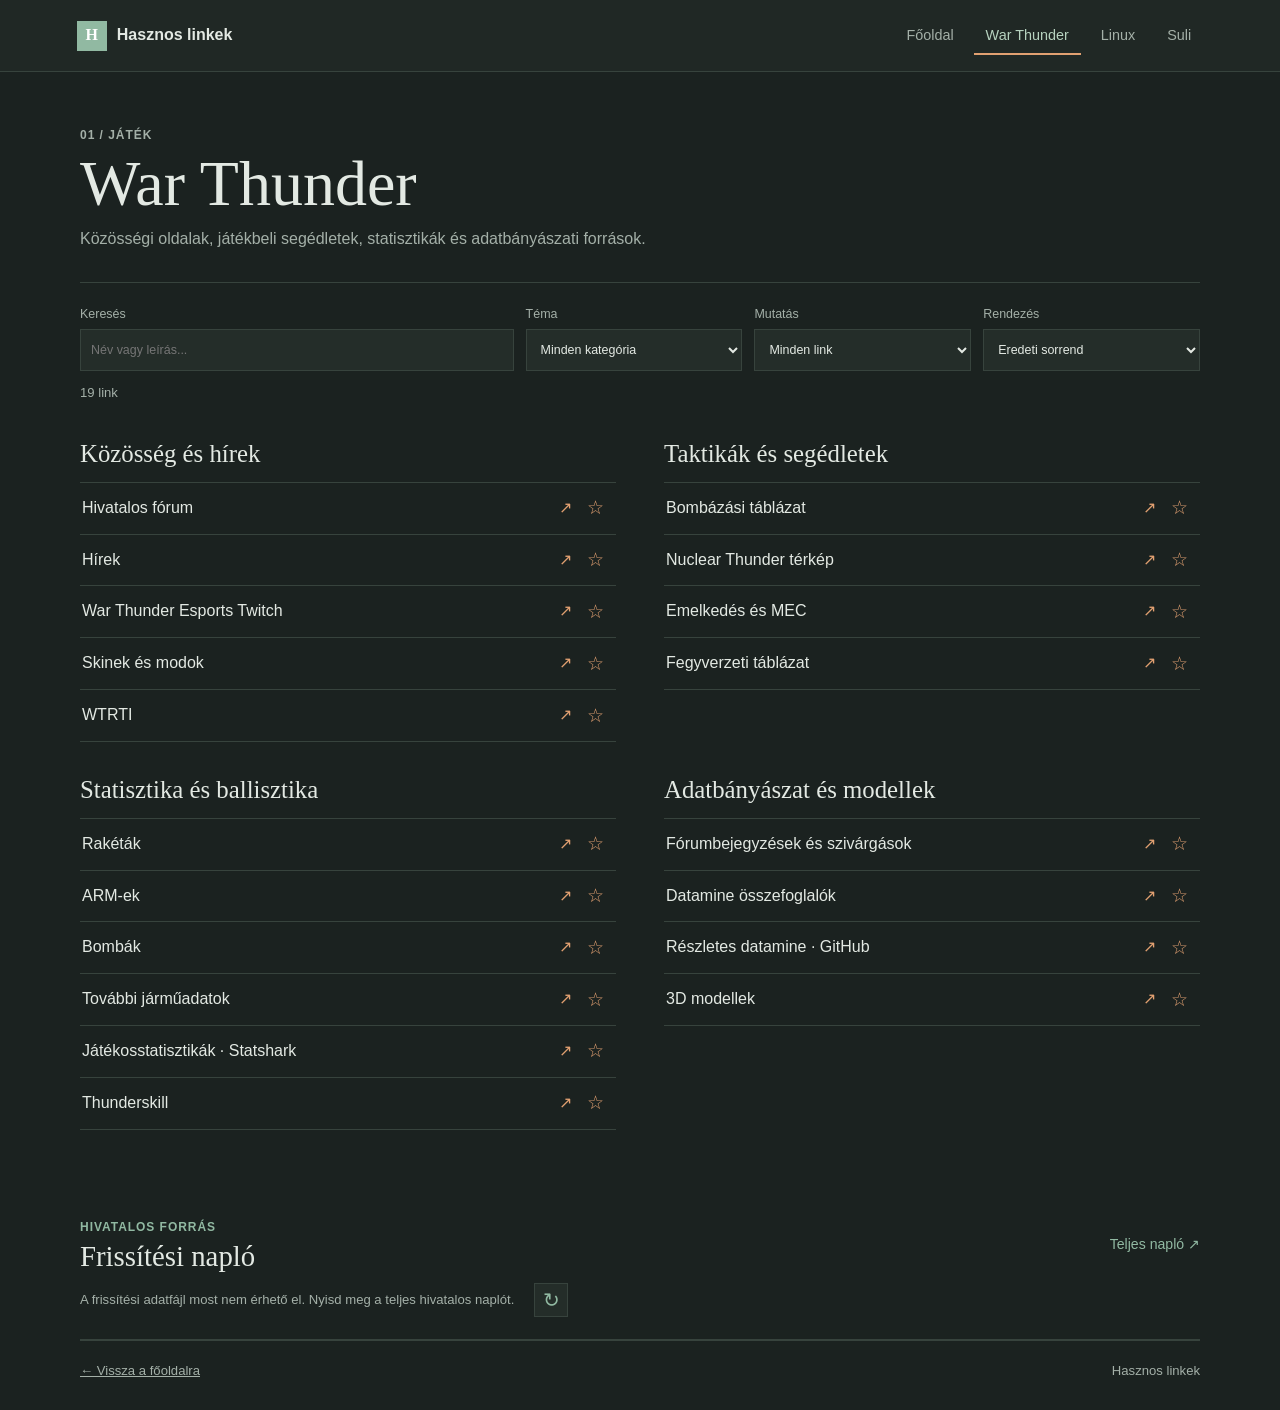
<file: warthunder.html>
<!doctype html>
<html lang="hu">
<head>
	<meta charset="utf-8">
	<meta name="viewport" content="width=device-width, initial-scale=1">
	<title>War Thunder linkek | Hasznos linkek</title>
	<link rel="stylesheet" href="alap.css">
	<script src="app.js" defer></script>
</head>
<body>
	<header class="site-header">
		<a class="brand" href="index.html"><span class="brand-mark">H</span> Hasznos linkek</a>
		<nav class="site-nav" aria-label="Fő navigáció">
			<a href="index.html">Főoldal</a><a class="active" aria-current="page" href="warthunder.html">War Thunder</a><a href="linux.html">Linux</a><a href="suli.html">Suli</a>
		</nav>
	</header>
	<main class="page-shell">
		<section class="page-heading">
			<p class="eyebrow">01 / Játék</p>
			<h1>War Thunder</h1>
			<p>Közösségi oldalak, játékbeli segédletek, statisztikák és adatbányászati források.</p>
		</section>
		<div class="section-grid">
			<section class="link-section">
				<h2>Közösség és hírek</h2>
				<ul class="link-list">
					<li><a href="https://forum.warthunder.com/" target="_blank" rel="noopener noreferrer" data-tooltip="Hivatalos fórum kérdésekhez, válaszokhoz és közösségi beszélgetésekhez." aria-description="Hivatalos fórum kérdésekhez, válaszokhoz és közösségi beszélgetésekhez."><span>Hivatalos fórum</span><span>↗</span></a></li>
					<li><a href="https://warthunder.com/en/news" target="_blank" rel="noopener noreferrer" data-tooltip="A játék hivatalos hírei, frissítései és bejelentései." aria-description="A játék hivatalos hírei, frissítései és bejelentései."><span>Hírek</span><span>↗</span></a></li>
					<li><a href="https://www.twitch.tv/warthunder_esports" target="_blank" rel="noopener noreferrer" data-tooltip="War Thunder esports közvetítések és versenyek a Twitch-en." aria-description="War Thunder esports közvetítések és versenyek a Twitch-en."><span>War Thunder Esports Twitch</span><span>↗</span></a></li>
					<li><a href="https://live.warthunder.com/" target="_blank" rel="noopener noreferrer" data-tooltip="Közösségi készítésű festések, skinek és egyéb letölthető tartalmak." aria-description="Közösségi készítésű festések, skinek és egyéb letölthető tartalmak."><span>Skinek és modok</span><span>↗</span></a></li>
					<li><a href="https://github.com/MeSoftHorny/WTRTI" target="_blank" rel="noopener noreferrer" data-tooltip="Külső segédprogram a játékbeli járműadatok és teljesítményadatok megjelenítéséhez." aria-description="Külső segédprogram a játékbeli járműadatok és teljesítményadatok megjelenítéséhez."><span>WTRTI</span><span>↗</span></a></li>
				</ul>
			</section>
			<section class="link-section">
				<h2>Taktikák és segédletek</h2>
				<ul class="link-list">
					<li><a href="https://docs.google.com/spreadsheets/d/1oNwp_MXszU5J2dcaz5IoCtSAQ-infPdOWhwtJXqtrwU/edit?gid=1086388524#gid=1086388524" target="_blank" rel="noopener noreferrer" data-tooltip="Bombázási útmutató különböző gépekhez és célpontokhoz." aria-description="Bombázási útmutató különböző gépekhez és célpontokhoz."><span>Bombázási táblázat</span><span>↗</span></a></li>
					<li><a href="https://majorlier.github.io/nuclear-thunder-interactive-map/" target="_blank" rel="noopener noreferrer" data-tooltip="Interaktív térkép a Nuclear Thunder eseményhez." aria-description="Interaktív térkép a Nuclear Thunder eseményhez."><span>Nuclear Thunder térkép</span><span>↗</span></a></li>
					<li><a href="https://docs.google.com/spreadsheets/d/1rmN88QSthSclf7kxd6-miXjPFZEGmBQ5xMumqixKC6s/edit?gid=1152453200#gid=1152453200" target="_blank" rel="noopener noreferrer" data-tooltip="Emelkedési teljesítményhez és motorvezérléshez (MEC) készült repülős segédlet." aria-description="Emelkedési teljesítményhez és motorvezérléshez (MEC) készült repülős segédlet."><span>Emelkedés és MEC</span><span>↗</span></a></li>
					<li><a href="https://docs.google.com/spreadsheets/u/1/d/1Px6G3kvcWbiS-sdIR6r4s7lSwfcxguUgJw95qj0NIzs/htmlview" target="_blank" rel="noopener noreferrer" data-tooltip="Táblázat a járművekhez választható fegyverzetekről és függesztményekről." aria-description="Táblázat a járművekhez választható fegyverzetekről és függesztményekről."><span>Fegyverzeti táblázat</span><span>↗</span></a></li>
				</ul>
			</section>
			<section class="link-section">
				<h2>Statisztika és ballisztika</h2>
				<ul class="link-list">
					<li><a href="https://wt.flareflo.dev/table.html" target="_blank" rel="noopener noreferrer" data-tooltip="Rakéták adatait és tulajdonságait összegző táblázat." aria-description="Rakéták adatait és tulajdonságait összegző táblázat."><span>Rakéták</span><span>↗</span></a></li>
					<li><a href="https://docs.google.com/spreadsheets/d/1Ve6lJA9sXQ8MRCPzVV7SB7ZEryf-cQyclAEWJzJ1q0M/edit?gid=1440022221#gid=1440022221" target="_blank" rel="noopener noreferrer" data-tooltip="ARM, vagyis radarbesugárzásra rávezető rakéták adatai." aria-description="ARM, vagyis radarbesugárzásra rávezető rakéták adatai."><span>ARM-ek</span><span>↗</span></a></li>
					<li><a href="https://wt.flareflo.dev/bombing_table.html" target="_blank" rel="noopener noreferrer" data-tooltip="Bombák sebzéséhez és hatótávolságához kapcsolódó adatok." aria-description="Bombák sebzéséhez és hatótávolságához kapcsolódó adatok."><span>Bombák</span><span>↗</span></a></li>
					<li><a href="https://wt.flareflo.dev/" target="_blank" rel="noopener noreferrer" data-tooltip="További jármű- és fegyveradatok egy gyűjteményben." aria-description="További jármű- és fegyveradatok egy gyűjteményben."><span>További járműadatok</span><span>↗</span></a></li>
					<li><a href="https://statshark.net/" target="_blank" rel="noopener noreferrer" data-tooltip="Játékosprofilok és teljesítménystatisztikák böngészése." aria-description="Játékosprofilok és teljesítménystatisztikák böngészése."><span>Játékosstatisztikák · Statshark</span><span>↗</span></a></li>
					<li><a href="https://thunderskill.com/" target="_blank" rel="noopener noreferrer" data-tooltip="War Thunder játékos- és járműteljesítmény-statisztikák." aria-description="War Thunder játékos- és járműteljesítmény-statisztikák."><span>Thunderskill</span><span>↗</span></a></li>
				</ul>
			</section>
			<section class="link-section">
				<h2>Adatbányászat és modellek</h2>
				<ul class="link-list">
					<li><a href="https://forum.warthunder.com/u/xPorkulusx" target="_blank" rel="noopener noreferrer" data-tooltip="A megadott fórumprofil bejegyzései és megosztásai." aria-description="A megadott fórumprofil bejegyzései és megosztásai."><span>Fórumbejegyzések és szivárgások</span><span>↗</span></a></li>
					<li><a href="https://gszabi99.github.io/" target="_blank" rel="noopener noreferrer" data-tooltip="War Thunder frissítéseiből összegyűjtött adatbányászati információk." aria-description="War Thunder frissítéseiből összegyűjtött adatbányászati információk."><span>Datamine összefoglalók</span><span>↗</span></a></li>
					<li><a href="https://github.com/gszabi99/War-Thunder-Datamine" target="_blank" rel="noopener noreferrer" data-tooltip="A játék fájljaiból kinyert adatok részletes GitHub-gyűjteménye." aria-description="A játék fájljaiból kinyert adatok részletes GitHub-gyűjteménye."><span>Részletes datamine · GitHub</span><span>↗</span></a></li>
					<li><a href="https://gamemodels3d.com/" target="_blank" rel="noopener noreferrer" data-tooltip="Járművek böngészhető, részletes 3D modelljei." aria-description="Járművek böngészhető, részletes 3D modelljei."><span>3D modellek</span><span>↗</span></a></li>
				</ul>
			</section>
		</div>
		<section class="update-log" aria-labelledby="update-log-title">
			<div class="update-log-heading">
				<div>
					<p class="eyebrow">Hivatalos forrás</p>
					<h2 id="update-log-title">Frissítési napló</h2>
				</div>
				<a class="official-changelog" href="https://warthunder.com/en/game/changelog/" target="_blank" rel="noopener noreferrer">Teljes napló <span aria-hidden="true">↗</span></a>
			</div>
			<div class="update-feed-controls">
				<p class="update-feed-status" role="status" aria-live="polite">Az adatfájlt a GitHub Actions frissíti kb. 30 percenként.</p>
				<button class="update-refresh" type="button" aria-label="Frissítési adatfájl újratöltése" title="Adatfájl újratöltése">↻</button>
			</div>
			<ol class="update-list" aria-label="Legutóbbi hivatalos frissítések"></ol>
		</section>
		<footer class="site-footer"><a href="index.html">← Vissza a főoldalra</a><span>Hasznos linkek</span></footer>
	</main>
</body>
</html>
</file>
<file: alap.css>
:root {
  color-scheme: dark;
  --ink: #e3e9e3;
  --muted: #a4b0a8;
  --paper: #1b2220;
  --line: #37433d;
  --green: #91b9a2;
  --orange: #e1a071;
  --surface: #242d29;
  --surface-raised: #2a3430;
  --serif: Georgia, "Times New Roman", serif;
  --sans: "Trebuchet MS", "Segoe UI", sans-serif;
}

* { box-sizing: border-box; }

body {
  margin: 0;
  background: var(--paper);
  color: var(--ink);
  font-family: var(--sans);
  line-height: 1.55;
}

a { color: inherit; }

.site-header {
  min-height: 72px;
  padding: 0 clamp(20px, 6vw, 88px);
  display: flex;
  align-items: center;
  justify-content: space-between;
  gap: 24px;
  background: #202825;
  border-bottom: 1px solid var(--line);
}

.brand {
  display: inline-flex;
  align-items: center;
  gap: 10px;
  text-decoration: none;
  font-weight: 800;
}

.brand-mark {
  display: grid;
  width: 30px;
  aspect-ratio: 1;
  place-items: center;
  color: white;
  background: var(--green);
  font-family: var(--serif);
}

.site-nav { display: flex; flex-wrap: wrap; gap: 8px; }

.site-nav a {
  padding: 8px 12px;
  color: var(--muted);
  text-decoration: none;
  font-size: 0.9rem;
}

.site-nav a:hover, .site-nav a.active { color: #b6d2bf; }
.site-nav a.active { box-shadow: inset 0 -2px var(--orange); }
.site-nav a:focus-visible, .brand:focus-visible, .topic-card:focus-visible, .link-list a:focus-visible, .site-footer a:focus-visible { outline: 2px solid var(--orange); outline-offset: 3px; }

.page-shell { width: min(1120px, calc(100% - 40px)); margin: 0 auto; }

.intro { padding: clamp(54px, 9vw, 110px) 0 42px; max-width: 700px; }

.eyebrow, .topic-index, .section-kicker {
  color: var(--green);
  font-size: 0.75rem;
  font-weight: 800;
  letter-spacing: 0.08em;
  text-transform: uppercase;
}

h1, h2, h3, p { margin-top: 0; }
h1 { margin-bottom: 18px; font: 500 clamp(2.8rem, 6vw, 5rem)/0.98 var(--serif); }
h1 span { color: var(--green); }
.intro-copy { max-width: 510px; margin-bottom: 0; color: var(--muted); font-size: 1.08rem; }

.topic-grid { display: grid; grid-template-columns: repeat(3, minmax(0, 1fr)); gap: 18px; }

.topic-card {
  min-width: 0;
  overflow: hidden;
  background: var(--surface);
  border: 1px solid var(--line);
  text-decoration: none;
  transition: transform 180ms ease, box-shadow 180ms ease;
  animation: arrive 420ms ease both;
}

.topic-card:nth-child(2) { animation-delay: 80ms; }
.topic-card:nth-child(3) { animation-delay: 160ms; }
.topic-card:hover { transform: translateY(-3px); background: var(--surface-raised); box-shadow: 0 12px 28px #00000030; }
.topic-index { display: block; padding: 18px 20px 12px; color: var(--muted); }
.topic-card img { display: block; width: 100%; height: 190px; object-fit: cover; background: var(--surface-raised); filter: brightness(0.58) saturate(0.78); }
.topic-card-content { display: grid; gap: 8px; padding: 20px; }
.topic-card-content strong { font: 500 1.65rem/1.1 var(--serif); }
.topic-card-content > span:nth-child(2) { min-height: 48px; color: var(--muted); font-size: 0.94rem; }
.topic-card.image-unavailable { grid-template-columns: 1fr; }
.topic-card.image-unavailable .topic-card-content { grid-column: 1 / -1; }
.topic-cta { display: flex; justify-content: space-between; align-items: center; margin-top: 10px; padding-top: 12px; border-top: 1px solid var(--line); color: var(--green); font-size: 0.88rem; font-weight: 700; }
.topic-cta span { color: var(--orange); font-size: 1.2rem; }

.page-heading { padding: 54px 0 30px; border-bottom: 1px solid var(--line); }
.page-heading h1 { margin: 8px 0 12px; font-size: clamp(2.5rem, 5vw, 4rem); }
.page-heading p { max-width: 620px; margin-bottom: 0; color: var(--muted); }
.update-log { padding: 28px 0 8px; border-bottom: 1px solid var(--line); }
.update-log-heading, .update-feed-controls { display: flex; align-items: center; justify-content: space-between; gap: 20px; }
.update-log-heading .eyebrow { margin-bottom: 4px; }
.update-log-heading h2 { margin: 0; font: 500 1.8rem var(--serif); }
.official-changelog { color: var(--green); font-size: 0.88rem; text-decoration: none; }
.official-changelog:hover { color: #b6d2bf; }
.update-feed-controls { justify-content: flex-start; margin-top: 10px; }
.update-feed-status { margin: 0; color: var(--muted); font-size: 0.82rem; }
.update-refresh { width: 34px; height: 34px; border: 1px solid var(--line); background: var(--surface); color: var(--green); cursor: pointer; font-size: 1.25rem; }
.update-refresh:hover { background: var(--surface-raised); }
.update-refresh:disabled { cursor: progress; opacity: 0.55; }
.update-refresh:focus-visible, .official-changelog:focus-visible { outline: 2px solid var(--orange); outline-offset: 3px; }
.update-list { margin: 14px 0 0; padding: 0; list-style: none; }
.update-entry { border-top: 1px solid var(--line); }
.update-entry-link { display: grid; grid-template-columns: minmax(0, 1fr) auto; gap: 5px 20px; padding: 14px 2px; color: var(--ink); text-decoration: none; }
.update-entry-link:hover { color: #b6d2bf; }
.update-entry-link strong { font-weight: 700; }
.update-date { color: var(--muted); font-size: 0.82rem; white-space: nowrap; }
.update-summary { grid-column: 1 / -1; color: var(--muted); font-size: 0.9rem; }
.update-entry-link:focus-visible { outline: 2px solid var(--orange); outline-offset: 2px; }
.section-grid { display: grid; grid-template-columns: repeat(2, minmax(0, 1fr)); gap: 34px 48px; padding: 36px 0 60px; }
.link-section h2 { margin-bottom: 14px; font: 500 1.55rem var(--serif); }
.link-list { margin: 0; padding: 0; list-style: none; border-top: 1px solid var(--line); }
.link-list li { display: flex; align-items: stretch; border-bottom: 1px solid var(--line); }
.link-list li[hidden], .link-section[hidden] { display: none; }
.link-list a { position: relative; display: flex; justify-content: space-between; gap: 18px; padding: 13px 2px; color: var(--ink); text-decoration: none; }
.link-list li > a { flex: 1; min-width: 0; }
.link-list a:hover { color: #b6d2bf; }
.link-list a span:last-child { color: var(--orange); }
.link-list a::after {
  position: absolute;
  z-index: 2;
  top: calc(100% - 2px);
  left: 0;
  width: min(320px, calc(100vw - 56px));
  padding: 10px 12px;
  border: 1px solid var(--line);
  background: #303b36;
  box-shadow: 0 8px 20px #00000040;
  color: var(--ink);
  content: attr(data-tooltip);
  font-size: 0.84rem;
  font-weight: 400;
  line-height: 1.45;
  opacity: 0;
  pointer-events: none;
  transform: translateY(-4px);
  transition: opacity 140ms ease, transform 140ms ease;
  visibility: hidden;
}
.link-list a:hover::after, .link-list a:focus-visible::after { opacity: 1; transform: translateY(0); visibility: visible; }
.link-list a:hover, .link-list a:focus-visible { z-index: 3; }
.favorite-toggle, .back-to-top {
  display: grid;
  width: 42px;
  min-width: 42px;
  place-items: center;
  border: 0;
  background: transparent;
  color: var(--orange);
  cursor: pointer;
  font: inherit;
  font-size: 1.2rem;
}
.favorite-toggle:hover, .favorite-toggle[aria-pressed="true"] { color: #f0c177; }
.favorite-toggle:focus-visible, .back-to-top:focus-visible { outline: 2px solid var(--orange); outline-offset: -3px; }
.link-tools { display: grid; grid-template-columns: minmax(180px, 2fr) repeat(3, minmax(140px, 1fr)); gap: 12px; align-items: end; padding: 22px 0 0; }
.link-tools label { display: grid; gap: 5px; color: var(--muted); font-size: 0.78rem; }
.link-tools input, .link-tools select { width: 100%; min-height: 42px; padding: 8px 10px; border: 1px solid var(--line); border-radius: 0; background: var(--surface); color: var(--ink); font: inherit; }
.link-tools input:focus-visible, .link-tools select:focus-visible { outline: 2px solid var(--green); outline-offset: 2px; }
.result-count { grid-column: 1 / -1; margin: 0; color: var(--muted); font-size: 0.82rem; }
.home-shelves { display: grid; grid-template-columns: repeat(2, minmax(0, 1fr)); gap: 34px; padding: 44px 0 54px; }
.home-shelf h2 { margin-bottom: 12px; font: 500 1.45rem var(--serif); }
.stored-links { display: grid; border-top: 1px solid var(--line); }
.stored-link { display: grid; grid-template-columns: 1fr auto; gap: 3px 16px; padding: 11px 2px; border-bottom: 1px solid var(--line); color: var(--ink); text-decoration: none; }
.stored-link-title { grid-column: 1; }
.stored-link-description { grid-column: 1 / -1; color: var(--muted); font-size: 0.84rem; }
.stored-link::after { grid-column: 2; grid-row: 1; color: var(--orange); content: "↗"; }
.empty-state { padding: 12px 2px; margin: 0; border-bottom: 1px solid var(--line); color: var(--muted); font-size: 0.9rem; }
.topic-count { color: var(--muted); font-size: 0.8rem; }
.back-to-top { position: fixed; right: 22px; bottom: 22px; z-index: 5; width: 46px; height: 46px; border: 1px solid var(--line); background: var(--surface-raised); box-shadow: 0 5px 16px #00000038; opacity: 0; pointer-events: none; transition: opacity 160ms ease; visibility: hidden; }
.back-to-top.visible { opacity: 1; pointer-events: auto; visibility: visible; }
.site-footer { display: flex; justify-content: space-between; gap: 20px; padding: 20px 0 28px; border-top: 1px solid var(--line); color: var(--muted); font-size: 0.82rem; }

@keyframes arrive { from { opacity: 0; transform: translateY(10px); } to { opacity: 1; transform: translateY(0); } }

@media (max-width: 760px) {
  .site-header { align-items: flex-start; flex-direction: column; padding-top: 14px; padding-bottom: 10px; gap: 8px; }
  .site-nav { gap: 0; margin-left: -10px; }
  .topic-grid { grid-template-columns: 1fr; }
  .topic-card { display: grid; grid-template-columns: 112px 1fr; grid-template-rows: auto 1fr; }
  .topic-index { grid-column: 1 / -1; padding-bottom: 8px; }
  .topic-card img { grid-row: 2; height: 100%; min-height: 150px; }
  .topic-card-content { grid-column: 2; grid-row: 2; padding: 14px; }
  .topic-card.image-unavailable .topic-card-content { grid-column: 1 / -1; }
  .topic-card-content strong { font-size: 1.4rem; }
  .topic-card-content > span:nth-child(2) { min-height: 0; }
  .section-grid { grid-template-columns: 1fr; gap: 28px; }
  .update-log-heading, .update-feed-controls { align-items: flex-start; }
  .update-log-heading h2 { font-size: 1.55rem; }
  .update-entry-link { grid-template-columns: 1fr; gap: 4px; }
  .update-date, .update-summary { grid-column: 1; }
  .link-tools { grid-template-columns: 1fr 1fr; }
  .search-field { grid-column: 1 / -1; }
  .link-list a { display: grid; grid-template-columns: 1fr auto; gap: 4px 12px; }
  .link-list a::after { position: static; grid-column: 1 / -1; width: auto; padding: 4px 0 0; border: 0; background: transparent; box-shadow: none; opacity: 1; transform: none; visibility: visible; }
  .home-shelves { grid-template-columns: 1fr; gap: 26px; padding-top: 32px; }
  .site-footer { flex-direction: column; gap: 4px; }
}

@media (prefers-reduced-motion: reduce) {
  *, *::before, *::after { scroll-behavior: auto !important; animation-duration: 0.01ms !important; transition-duration: 0.01ms !important; }
}
</file>
